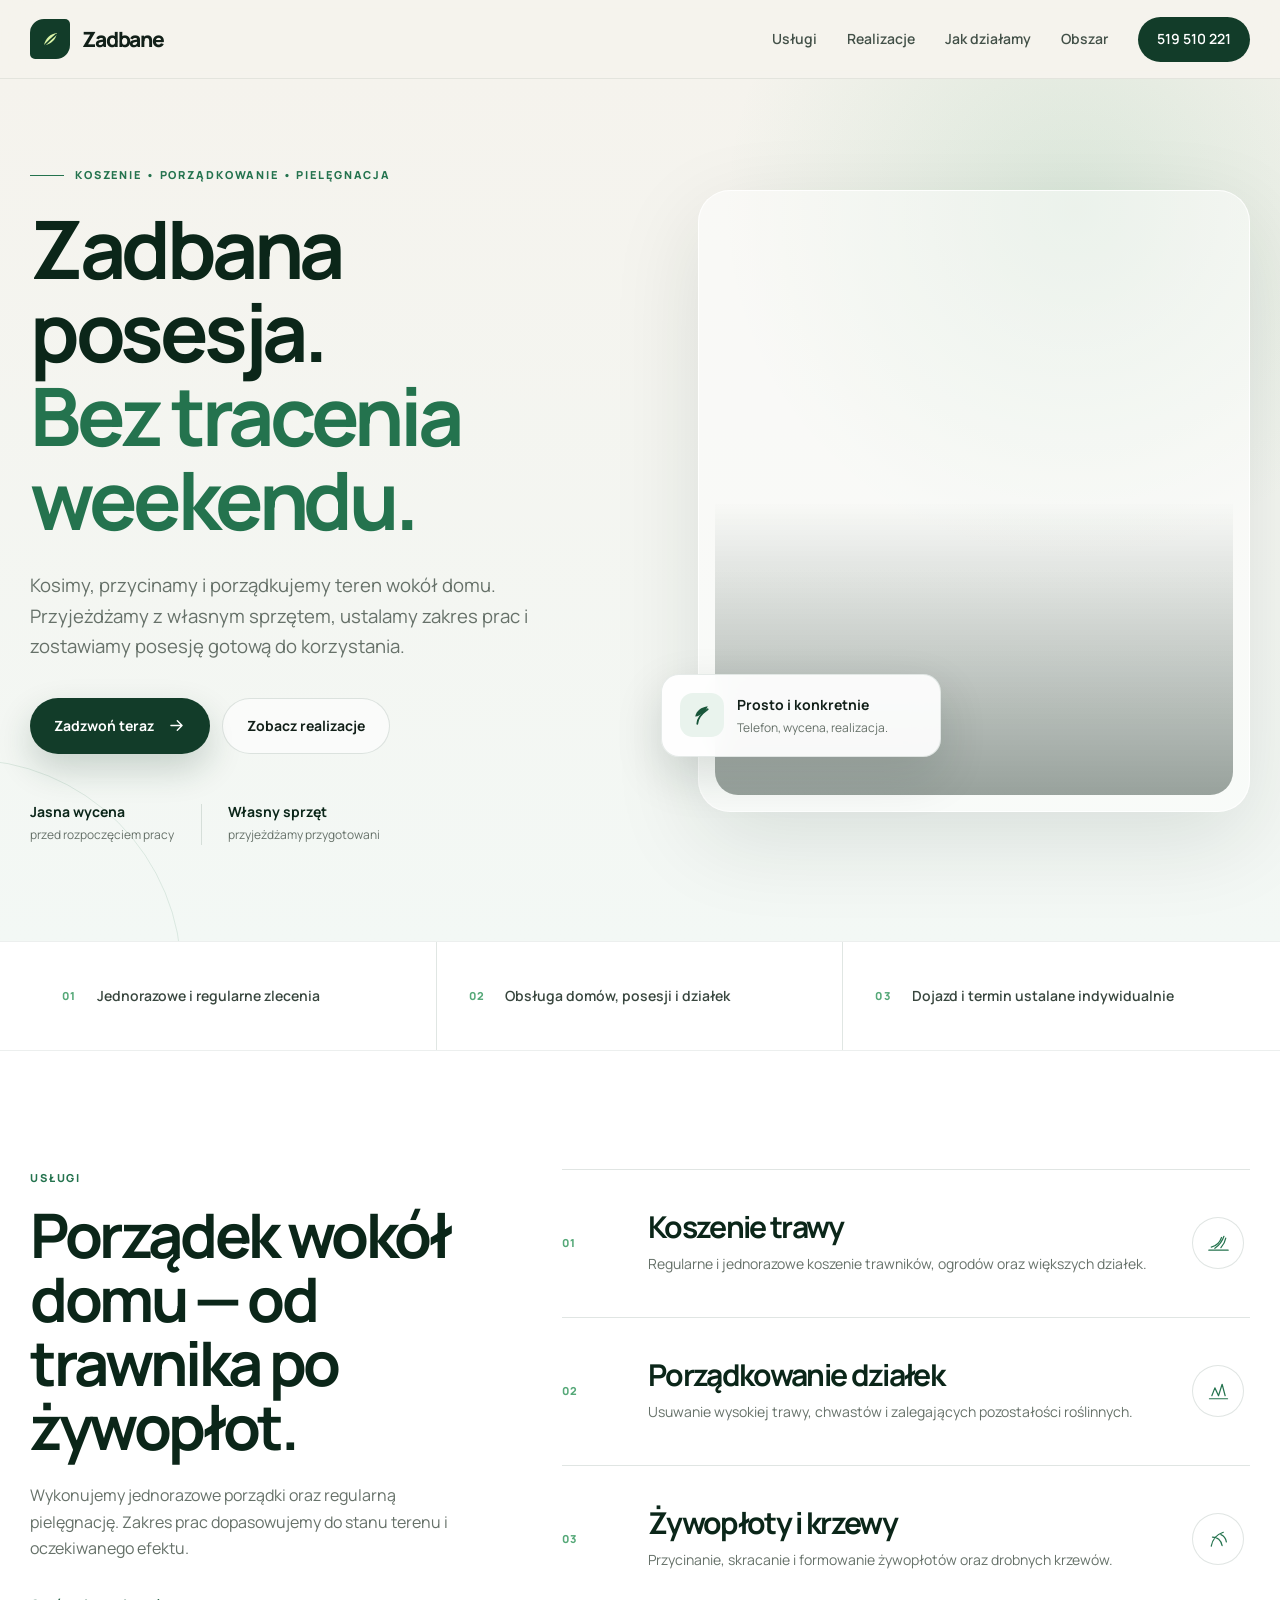
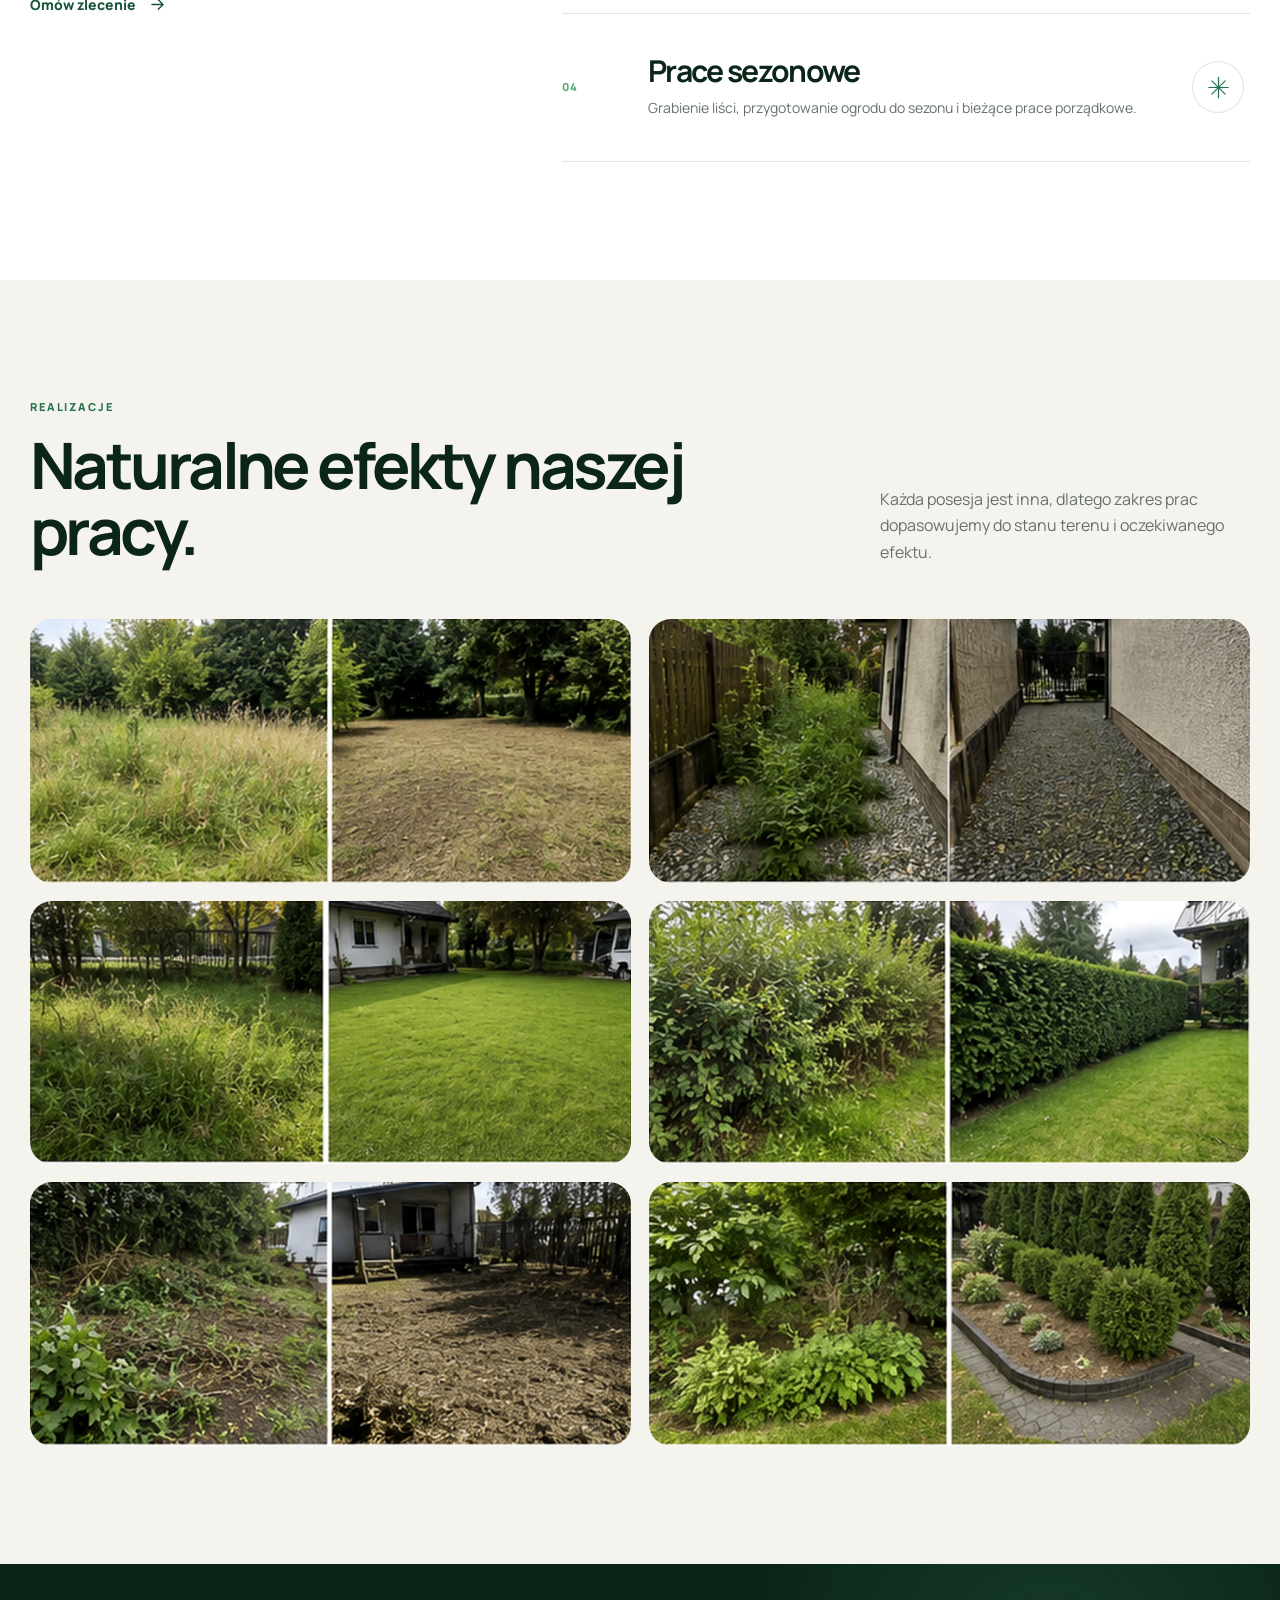
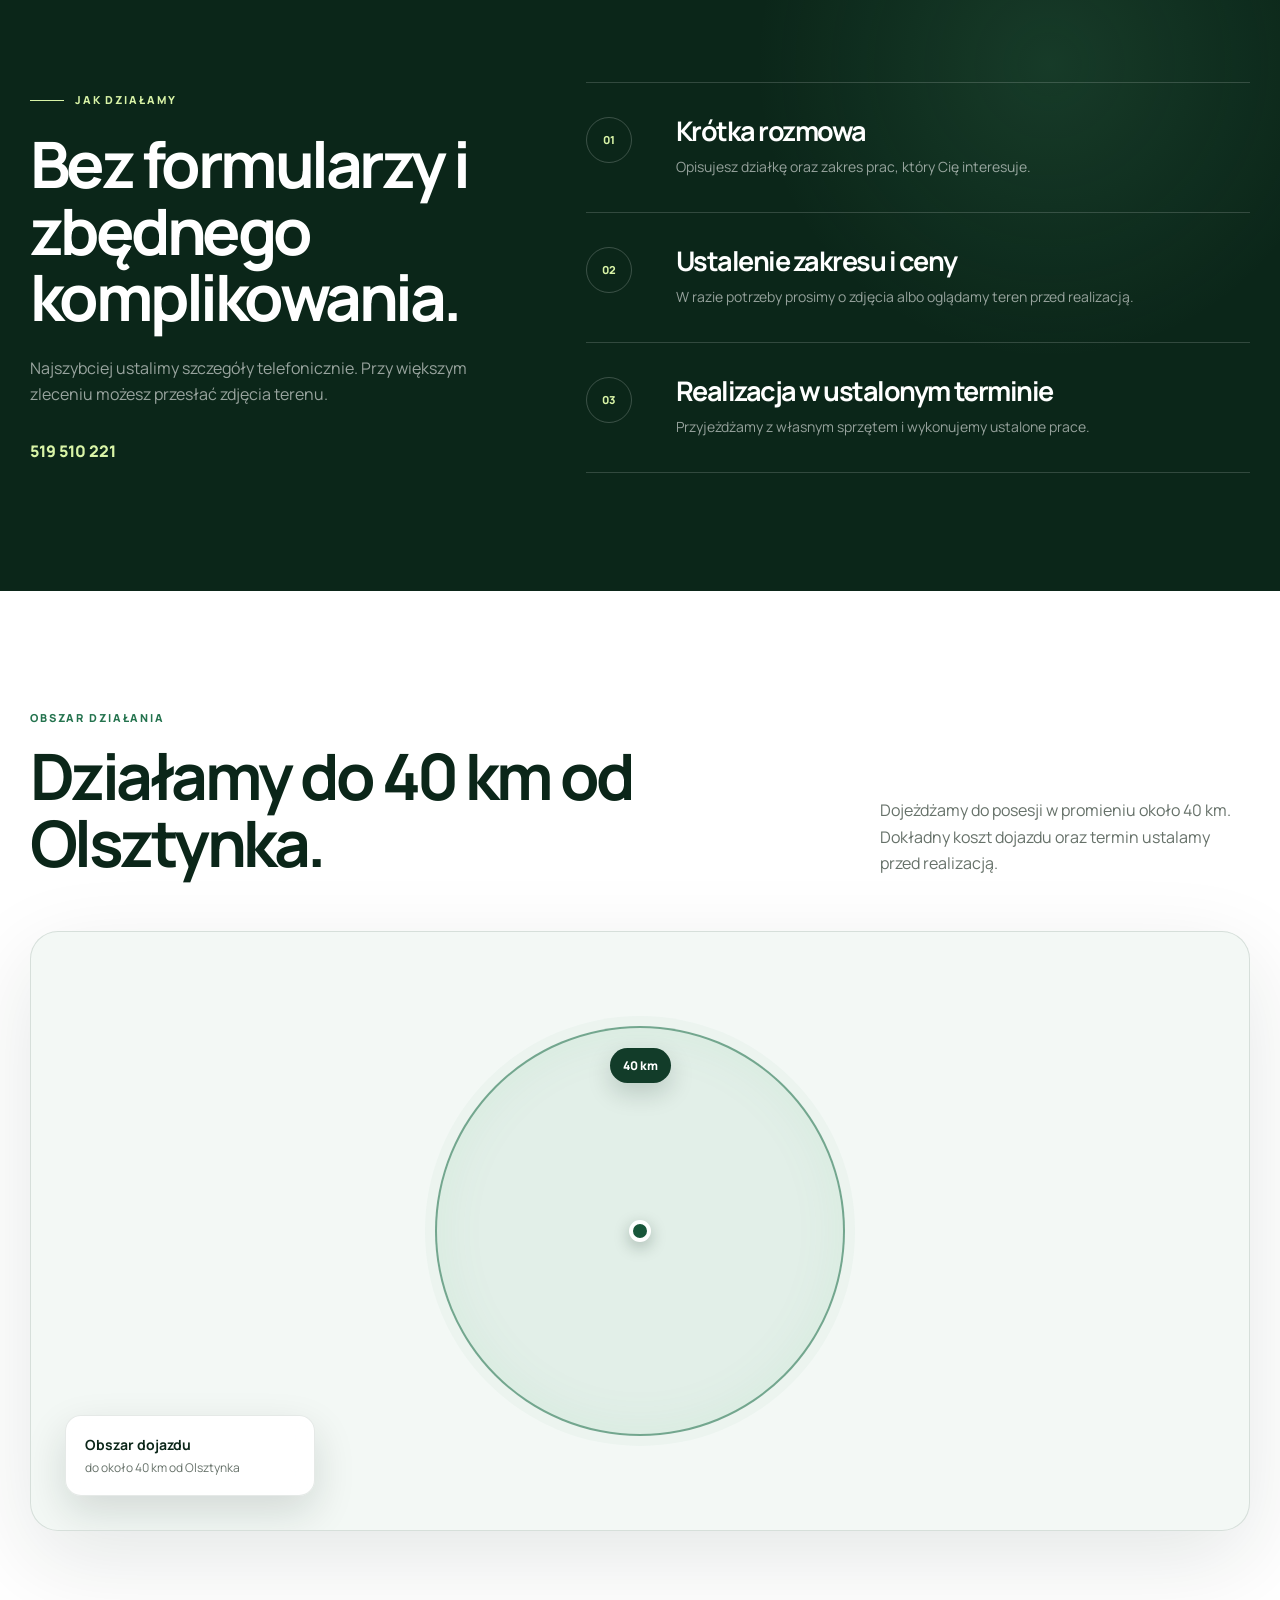
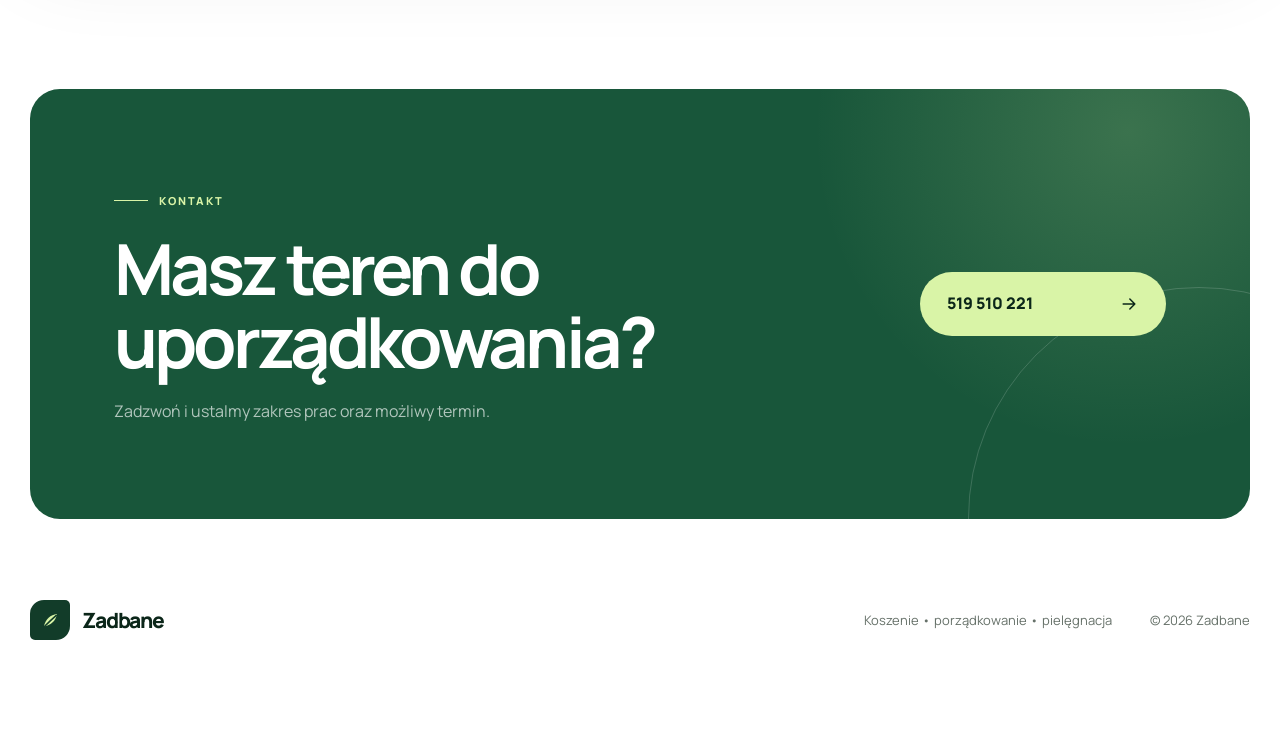
<file: index.html>
<!doctype html>
<html lang="pl">
<head>
  <meta charset="utf-8">
  <meta name="viewport" content="width=device-width, initial-scale=1">
  <meta name="description" content="Koszenie trawy, porządkowanie działek, przycinanie żywopłotów i prace ogrodowe w Olsztynku i okolicach. Zadzwoń: 519 510 221.">
  <meta name="theme-color" content="#123c29">
  <meta property="og:title" content="Zadbane — usługi ogrodowe">
  <meta property="og:description" content="Profesjonalne koszenie trawy i porządkowanie posesji w Olsztynku i okolicach.">
  <meta property="og:type" content="website">
  <title>Zadbane — koszenie trawy i usługi ogrodowe</title>

  <link rel="preconnect" href="https://fonts.googleapis.com">
  <link rel="preconnect" href="https://fonts.gstatic.com" crossorigin>
  <link href="https://fonts.googleapis.com/css2?family=Manrope:wght@400;500;600;700;800&display=swap" rel="stylesheet">
  <link rel="stylesheet" href="style.css">

  <script type="application/ld+json">
  {
    "@context": "https://schema.org",
    "@type": "LocalBusiness",
    "name": "Zadbane",
    "telephone": "+48 519 510 221",
    "description": "Koszenie trawy, porządkowanie działek, przycinanie żywopłotów i sezonowe prace ogrodowe.",
    "areaServed": {
      "@type": "City",
      "name": "Olsztynek"
    }
  }
  </script>
</head>
<body>
  <header class="site-header">
    <div class="container nav">
      <a class="brand" href="#start" aria-label="Zadbane — strona główna">
        <span class="brand-mark" aria-hidden="true">
          <svg viewBox="0 0 40 40" fill="none">
            <path d="M11 28C20 27 27 21 29 11C20 12 13 18 11 28Z" fill="currentColor"/>
            <path d="M12 28C17 23 21 19 28 13" stroke="#123C29" stroke-width="2.2" stroke-linecap="round"/>
          </svg>
        </span>
        <span>Zadbane</span>
      </a>

      <button class="menu-button" aria-label="Otwórz menu" aria-expanded="false">
        <span></span>
        <span></span>
      </button>

      <nav class="nav-links" aria-label="Główna nawigacja">
        <a href="#uslugi">Usługi</a>
        <a href="#realizacje">Realizacje</a>
        <a href="#jak-dzialamy">Jak działamy</a>
        <a href="#obszar">Obszar</a>
        <a class="nav-call" href="tel:+48519510221">519 510 221</a>
      </nav>
    </div>
  </header>

  <main id="start">
    <section class="hero">
      <div class="container hero-grid">
        <div class="hero-copy reveal">
          <span class="eyebrow">
            <span></span>
            Koszenie • porządkowanie • pielęgnacja
          </span>

          <h1>Zadbana posesja.<br><em>Bez tracenia weekendu.</em></h1>

          <p class="hero-lead">
            Kosimy, przycinamy i porządkujemy teren wokół domu.
            Przyjeżdżamy z własnym sprzętem, ustalamy zakres prac
            i zostawiamy posesję gotową do korzystania.
          </p>

          <div class="hero-actions">
            <a class="button button-primary" href="tel:+48519510221">
              Zadzwoń teraz
              <svg viewBox="0 0 24 24" aria-hidden="true">
                <path d="M5 12h14M13 6l6 6-6 6"/>
              </svg>
            </a>
            <a class="button button-secondary" href="#realizacje">Zobacz realizacje</a>
          </div>

          <div class="hero-meta">
            <div>
              <strong>Jasna wycena</strong>
              <span>przed rozpoczęciem pracy</span>
            </div>
            <div>
              <strong>Własny sprzęt</strong>
              <span>przyjeżdżamy przygotowani</span>
            </div>
          </div>
        </div>

        <div class="hero-visual reveal">
          <div class="hero-image" role="img" aria-label="Pielęgnacja zielonego ogrodu"></div>

          <div class="hero-card">
            <div class="hero-card-icon">
              <svg viewBox="0 0 24 24" fill="none">
                <path d="M5 13C11 12 15 8 17 3C11 4 6 7 5 13Z" fill="currentColor"/>
                <path d="M7 20c0-5 3-9 10-14" stroke="currentColor" stroke-width="1.7" stroke-linecap="round"/>
              </svg>
            </div>
            <div>
              <strong>Prosto i konkretnie</strong>
              <span>Telefon, wycena, realizacja.</span>
            </div>
          </div>
        </div>
      </div>
    </section>

    <section class="trust-strip" aria-label="Najważniejsze informacje">
      <div class="container trust-grid">
        <div class="trust-item">
          <span>01</span>
          <p>Jednorazowe i regularne zlecenia</p>
        </div>
        <div class="trust-item">
          <span>02</span>
          <p>Obsługa domów, posesji i działek</p>
        </div>
        <div class="trust-item">
          <span>03</span>
          <p>Dojazd i termin ustalane indywidualnie</p>
        </div>
      </div>
    </section>

    <section class="section services-section" id="uslugi">
      <div class="container services-layout">
        <div class="services-intro reveal">
          <span class="section-label">Usługi</span>
          <h2>Porządek wokół domu — od trawnika po żywopłot.</h2>
          <p>
            Wykonujemy jednorazowe porządki oraz regularną pielęgnację.
            Zakres prac dopasowujemy do stanu terenu i oczekiwanego efektu.
          </p>
          <a class="services-call" href="tel:+48519510221">
            Omów zlecenie
            <svg viewBox="0 0 24 24" aria-hidden="true">
              <path d="M5 12h14M13 6l6 6-6 6"/>
            </svg>
          </a>
        </div>

        <div class="services-list">
          <article class="service-row reveal">
            <span class="service-number">01</span>
            <div>
              <h3>Koszenie trawy</h3>
              <p>Regularne i jednorazowe koszenie trawników, ogrodów oraz większych działek.</p>
            </div>
            <div class="service-row-icon" aria-hidden="true">
              <svg viewBox="0 0 48 48" fill="none">
                <path d="M8 35h32M12 30c8-2 14-7 17-16M18 32c7-5 12-11 15-20M28 31c4-5 7-10 8-16" stroke="currentColor" stroke-width="2" stroke-linecap="round"/>
              </svg>
            </div>
          </article>

          <article class="service-row reveal">
            <span class="service-number">02</span>
            <div>
              <h3>Porządkowanie działek</h3>
              <p>Usuwanie wysokiej trawy, chwastów i zalegających pozostałości roślinnych.</p>
            </div>
            <div class="service-row-icon" aria-hidden="true">
              <svg viewBox="0 0 48 48" fill="none">
                <path d="M9 36h30M13 31l5-13 6 13 6-19 5 19" stroke="currentColor" stroke-width="2" stroke-linecap="round" stroke-linejoin="round"/>
              </svg>
            </div>
          </article>

          <article class="service-row reveal">
            <span class="service-number">03</span>
            <div>
              <h3>Żywopłoty i krzewy</h3>
              <p>Przycinanie, skracanie i formowanie żywopłotów oraz drobnych krzewów.</p>
            </div>
            <div class="service-row-icon" aria-hidden="true">
              <svg viewBox="0 0 48 48" fill="none">
                <path d="M12 35c2-11 8-19 20-23M14 20c8 0 14 5 16 14M28 16c5 2 8 6 9 12" stroke="currentColor" stroke-width="2" stroke-linecap="round"/>
              </svg>
            </div>
          </article>

          <article class="service-row reveal">
            <span class="service-number">04</span>
            <div>
              <h3>Prace sezonowe</h3>
              <p>Grabienie liści, przygotowanie ogrodu do sezonu i bieżące prace porządkowe.</p>
            </div>
            <div class="service-row-icon" aria-hidden="true">
              <svg viewBox="0 0 48 48" fill="none">
                <path d="M24 7v34M8 24h32M13 13l22 22M35 13 13 35" stroke="currentColor" stroke-width="2" stroke-linecap="round"/>
              </svg>
            </div>
          </article>
        </div>
      </div>
    </section>

    <section class="section projects-section" id="realizacje">
      <div class="container">
        <div class="section-heading reveal">
          <div>
            <span class="section-label">Realizacje</span>
            <h2>Naturalne efekty naszej pracy.</h2>
          </div>
          <p>
            Każda posesja jest inna, dlatego zakres prac dopasowujemy
            do stanu terenu i oczekiwanego efektu.
          </p>
        </div>

        <div class="projects-grid">
          <figure class="project reveal">
            <img src="assets/realizacja-1.webp" alt="Przykład uporządkowania i pielęgnacji posesji" loading="lazy">
          </figure>
          <figure class="project reveal">
            <img src="assets/realizacja-2.webp" alt="Przykład uporządkowania i pielęgnacji posesji" loading="lazy">
          </figure>
          <figure class="project reveal">
            <img src="assets/realizacja-3.webp" alt="Przykład uporządkowania i pielęgnacji posesji" loading="lazy">
          </figure>
          <figure class="project reveal">
            <img src="assets/realizacja-4.webp" alt="Przykład uporządkowania i pielęgnacji posesji" loading="lazy">
          </figure>
          <figure class="project reveal">
            <img src="assets/realizacja-5.webp" alt="Przykład uporządkowania i pielęgnacji posesji" loading="lazy">
          </figure>
          <figure class="project reveal">
            <img src="assets/realizacja-6.webp" alt="Przykład uporządkowania i pielęgnacji posesji" loading="lazy">
          </figure>
        </div>
      </div>
    </section>

    <section class="section process-section" id="jak-dzialamy">
      <div class="container process-grid">
        <div class="process-intro reveal">
          <span class="eyebrow eyebrow-light">
            <span></span>
            Jak działamy
          </span>
          <h2>Bez formularzy i zbędnego komplikowania.</h2>
          <p>
            Najszybciej ustalimy szczegóły telefonicznie.
            Przy większym zleceniu możesz przesłać zdjęcia terenu.
          </p>
          <a href="tel:+48519510221">519 510 221</a>
        </div>

        <div class="process-list">
          <article class="process-item reveal">
            <span>01</span>
            <div>
              <h3>Krótka rozmowa</h3>
              <p>Opisujesz działkę oraz zakres prac, który Cię interesuje.</p>
            </div>
          </article>

          <article class="process-item reveal">
            <span>02</span>
            <div>
              <h3>Ustalenie zakresu i ceny</h3>
              <p>W razie potrzeby prosimy o zdjęcia albo oglądamy teren przed realizacją.</p>
            </div>
          </article>

          <article class="process-item reveal">
            <span>03</span>
            <div>
              <h3>Realizacja w ustalonym terminie</h3>
              <p>Przyjeżdżamy z własnym sprzętem i wykonujemy ustalone prace.</p>
            </div>
          </article>
        </div>
      </div>
    </section>

    <section class="section area-section" id="obszar">
      <div class="container">
        <div class="section-heading reveal">
          <div>
            <span class="section-label">Obszar działania</span>
            <h2>Działamy do 40 km od Olsztynka.</h2>
          </div>
          <p>
            Dojeżdżamy do posesji w promieniu około 40 km.
            Dokładny koszt dojazdu oraz termin ustalamy przed realizacją.
          </p>
        </div>

        <div class="map-card reveal">
          <iframe
            title="Mapa obszaru działania Zadbane — do 40 kilometrów od Olsztynka"
            src="https://www.google.com/maps?q=Olsztynek%2C%20Polska&z=9&output=embed"
            loading="lazy"
            referrerpolicy="no-referrer-when-downgrade">
          </iframe>

          <div class="map-radius" aria-hidden="true">
            <span>40 km</span>
          </div>

          <div class="map-badge">
            <strong>Obszar dojazdu</strong>
            <span>do około 40 km od Olsztynka</span>
          </div>
        </div>
      </div>
    </section>

    <section class="contact-section">
      <div class="container">
        <div class="contact-card reveal">
          <div>
            <span class="eyebrow eyebrow-light">
              <span></span>
              Kontakt
            </span>
            <h2>Masz teren do uporządkowania?</h2>
            <p>Zadzwoń i ustalmy zakres prac oraz możliwy termin.</p>
          </div>
          <a class="contact-button" href="tel:+48519510221">
            <span>519 510 221</span>
            <svg viewBox="0 0 24 24" aria-hidden="true">
              <path d="M5 12h14M13 6l6 6-6 6"/>
            </svg>
          </a>
        </div>
      </div>
    </section>
  </main>

  <footer class="site-footer">
    <div class="container footer-grid">
      <a class="brand footer-brand" href="#start">
        <span class="brand-mark" aria-hidden="true">
          <svg viewBox="0 0 40 40" fill="none">
            <path d="M11 28C20 27 27 21 29 11C20 12 13 18 11 28Z" fill="currentColor"/>
            <path d="M12 28C17 23 21 19 28 13" stroke="#123C29" stroke-width="2.2" stroke-linecap="round"/>
          </svg>
        </span>
        <span>Zadbane</span>
      </a>

      <p>Koszenie • porządkowanie • pielęgnacja</p>
      <p>© <span id="year"></span> Zadbane</p>
    </div>
  </footer>

  <a class="mobile-call" href="tel:+48519510221" aria-label="Zadzwoń do Zadbane">
    <svg viewBox="0 0 24 24" aria-hidden="true">
      <path d="M7 4h3l1.5 4-2 1.5a15 15 0 0 0 5 5l1.5-2 4 1.5v3c0 1.1-.9 2-2 2C10.8 19 5 13.2 5 6c0-1.1.9-2 2-2Z"/>
    </svg>
  </a>

  <script src="script.js"></script>
</body>
</html>
</file>
<file: style.css>
:root {
  --green-950: #0b2619;
  --green-900: #123c29;
  --green-800: #18563a;
  --green-700: #24734e;
  --green-500: #55a878;
  --green-100: #e9f3ed;
  --green-50: #f3f8f5;
  --lime: #d9f4a7;
  --cream: #f5f3ed;
  --paper: #ffffff;
  --ink: #122019;
  --muted: #667169;
  --line: rgba(18, 60, 41, .13);
  --shadow: 0 28px 90px rgba(11, 38, 25, .11);
  --container: 1220px;
}

* {
  box-sizing: border-box;
}

html {
  scroll-behavior: smooth;
  background: var(--cream);
}

body {
  margin: 0;
  color: var(--ink);
  background: var(--cream);
  font-family: "Manrope", system-ui, sans-serif;
  font-size: 16px;
  line-height: 1.65;
  -webkit-font-smoothing: antialiased;
}

body.menu-open {
  overflow: hidden;
}

a {
  color: inherit;
  text-decoration: none;
}

button {
  font: inherit;
}

svg {
  display: block;
}

.container {
  width: min(var(--container), calc(100% - 48px));
  margin-inline: auto;
}

.site-header {
  position: sticky;
  top: 0;
  z-index: 100;
  border-bottom: 1px solid rgba(18, 60, 41, .08);
  background: rgba(245, 243, 237, .9);
  backdrop-filter: blur(18px);
}

.nav {
  min-height: 78px;
  display: flex;
  align-items: center;
  justify-content: space-between;
  gap: 24px;
}

.brand {
  display: inline-flex;
  align-items: center;
  gap: 12px;
  font-size: 21px;
  font-weight: 800;
  letter-spacing: -.055em;
}

.brand-mark {
  width: 40px;
  height: 40px;
  display: grid;
  place-items: center;
  border-radius: 14px 5px 14px 5px;
  color: var(--lime);
  background: var(--green-900);
}

.brand-mark svg {
  width: 29px;
  height: 29px;
}

.nav-links {
  display: flex;
  align-items: center;
  gap: 30px;
  font-size: 14px;
  font-weight: 600;
}

.nav-links > a:not(.nav-call) {
  color: #425048;
  transition: color .2s ease;
}

.nav-links > a:not(.nav-call):hover {
  color: var(--green-800);
}

.nav-call {
  min-height: 45px;
  padding: 0 19px;
  display: inline-flex;
  align-items: center;
  border-radius: 999px;
  color: var(--paper);
  background: var(--green-900);
  transition: background .2s ease, transform .2s ease;
}

.nav-call:hover {
  transform: translateY(-1px);
  background: var(--green-800);
}

.menu-button {
  display: none;
  width: 46px;
  height: 46px;
  padding: 0;
  border: 1px solid var(--line);
  border-radius: 50%;
  background: transparent;
}

.menu-button span {
  width: 19px;
  height: 2px;
  display: block;
  margin: 5px auto;
  background: var(--green-950);
  transition: transform .2s ease;
}

.hero {
  position: relative;
  overflow: hidden;
  padding: 78px 0 96px;
  background:
    radial-gradient(circle at 84% 15%, rgba(85, 168, 120, .16), transparent 27%),
    linear-gradient(180deg, var(--cream), var(--green-50));
}

.hero::before {
  content: "";
  position: absolute;
  width: 430px;
  height: 430px;
  left: -250px;
  bottom: -250px;
  border: 1px solid rgba(36, 115, 78, .12);
  border-radius: 50%;
}

.hero-grid {
  position: relative;
  z-index: 2;
  display: grid;
  grid-template-columns: minmax(0, 1.03fr) minmax(440px, .97fr);
  gap: 82px;
  align-items: center;
}

.eyebrow {
  display: inline-flex;
  align-items: center;
  gap: 11px;
  margin-bottom: 22px;
  color: var(--green-700);
  font-size: 11px;
  font-weight: 800;
  letter-spacing: .17em;
  text-transform: uppercase;
}

.eyebrow > span {
  width: 34px;
  height: 1px;
  display: block;
  background: currentColor;
}

h1,
h2,
h3 {
  margin: 0;
  color: var(--green-950);
  font-weight: 700;
  letter-spacing: -.055em;
  line-height: 1.04;
}

h1 {
  max-width: 780px;
  font-size: clamp(52px, 6.3vw, 88px);
}

h1 em {
  color: var(--green-700);
  font-style: normal;
}

.hero-lead {
  max-width: 640px;
  margin: 28px 0 0;
  color: var(--muted);
  font-size: clamp(16px, 1.45vw, 19px);
}

.hero-actions {
  margin-top: 36px;
  display: flex;
  flex-wrap: wrap;
  gap: 12px;
}

.button {
  min-height: 56px;
  padding: 0 24px;
  display: inline-flex;
  align-items: center;
  justify-content: center;
  gap: 13px;
  border-radius: 999px;
  font-size: 14px;
  font-weight: 700;
  transition: transform .2s ease, box-shadow .2s ease, background .2s ease;
}

.button:hover {
  transform: translateY(-2px);
}

.button svg {
  width: 19px;
  height: 19px;
  fill: none;
  stroke: currentColor;
  stroke-width: 1.8;
  stroke-linecap: round;
  stroke-linejoin: round;
}

.button-primary {
  color: var(--paper);
  background: var(--green-900);
  box-shadow: 0 15px 35px rgba(18, 60, 41, .2);
}

.button-primary:hover {
  background: var(--green-800);
}

.button-secondary {
  border: 1px solid var(--line);
  background: rgba(255, 255, 255, .55);
}

.hero-meta {
  margin-top: 46px;
  display: flex;
  flex-wrap: wrap;
  gap: 20px 54px;
}

.hero-meta div {
  position: relative;
}

.hero-meta div + div::before {
  content: "";
  position: absolute;
  left: -27px;
  top: 4px;
  width: 1px;
  height: 41px;
  background: var(--line);
}

.hero-meta strong,
.hero-meta span {
  display: block;
}

.hero-meta strong {
  color: var(--green-950);
  font-size: 14px;
}

.hero-meta span {
  margin-top: 2px;
  color: var(--muted);
  font-size: 12px;
}

.hero-visual {
  position: relative;
  min-height: 620px;
  padding: 16px;
  border: 1px solid rgba(255, 255, 255, .86);
  border-radius: 32px;
  background: rgba(255, 255, 255, .45);
  box-shadow: var(--shadow);
}

.hero-image {
  min-height: 588px;
  border-radius: 23px;
  background:
    linear-gradient(180deg, transparent 50%, rgba(8, 29, 18, .4)),
    url("https://images.unsplash.com/photo-1558904541-efa843a96f01?auto=format&fit=crop&w=1600&q=88") center / cover no-repeat;
}

.hero-card {
  position: absolute;
  left: -38px;
  bottom: 54px;
  min-width: 280px;
  padding: 18px;
  display: flex;
  align-items: center;
  gap: 13px;
  border: 1px solid rgba(18, 60, 41, .1);
  border-radius: 18px;
  background: rgba(255, 255, 255, .92);
  box-shadow: 0 18px 48px rgba(11, 38, 25, .14);
  backdrop-filter: blur(14px);
}

.hero-card-icon {
  width: 44px;
  height: 44px;
  flex: 0 0 44px;
  display: grid;
  place-items: center;
  border-radius: 13px;
  color: var(--green-800);
  background: var(--green-100);
}

.hero-card-icon svg {
  width: 25px;
  height: 25px;
}

.hero-card strong,
.hero-card span {
  display: block;
}

.hero-card strong {
  font-size: 14px;
}

.hero-card span {
  margin-top: 2px;
  color: var(--muted);
  font-size: 12px;
}

.trust-strip {
  border-top: 1px solid rgba(18, 60, 41, .08);
  border-bottom: 1px solid rgba(18, 60, 41, .08);
  background: var(--paper);
}

.trust-grid {
  display: grid;
  grid-template-columns: repeat(3, 1fr);
}

.trust-item {
  min-height: 108px;
  padding: 27px 32px;
  display: flex;
  align-items: center;
  gap: 20px;
  border-right: 1px solid var(--line);
}

.trust-item:last-child {
  border-right: 0;
}

.trust-item span {
  color: var(--green-500);
  font-size: 11px;
  font-weight: 800;
  letter-spacing: .12em;
}

.trust-item p {
  margin: 0;
  color: #38463e;
  font-size: 14px;
  font-weight: 600;
}

.section {
  padding: 118px 0;
}

.section-heading {
  display: grid;
  grid-template-columns: minmax(0, 1fr) minmax(280px, .48fr);
  gap: 80px;
  align-items: end;
  margin-bottom: 54px;
}

.section-label {
  display: block;
  margin-bottom: 16px;
  color: var(--green-700);
  font-size: 11px;
  font-weight: 800;
  letter-spacing: .17em;
  text-transform: uppercase;
}

.section-heading h2 {
  max-width: 800px;
  font-size: clamp(42px, 5vw, 68px);
}

.section-heading p {
  margin: 0;
  color: var(--muted);
  font-size: 16px;
}

.services-section {
  background: var(--paper);
}

.services-layout {
  display: grid;
  grid-template-columns: minmax(310px, .78fr) minmax(0, 1.22fr);
  gap: 92px;
  align-items: start;
}

.services-intro {
  position: sticky;
  top: 130px;
}

.services-intro h2 {
  max-width: 560px;
  font-size: clamp(42px, 4.8vw, 66px);
}

.services-intro p {
  max-width: 490px;
  margin: 24px 0 0;
  color: var(--muted);
}

.services-call {
  margin-top: 31px;
  display: inline-flex;
  align-items: center;
  gap: 12px;
  color: var(--green-800);
  font-size: 14px;
  font-weight: 800;
}

.services-call svg {
  width: 19px;
  height: 19px;
  fill: none;
  stroke: currentColor;
  stroke-width: 1.8;
  stroke-linecap: round;
  stroke-linejoin: round;
  transition: transform .2s ease;
}

.services-call:hover svg {
  transform: translateX(4px);
}

.services-list {
  border-top: 1px solid var(--line);
}

.service-row {
  min-height: 148px;
  padding: 30px 0;
  display: grid;
  grid-template-columns: 64px minmax(0, 1fr) 58px;
  gap: 22px;
  align-items: center;
  border-bottom: 1px solid var(--line);
  transition: padding .24s ease, background .24s ease;
}

.service-row:hover {
  padding-inline: 18px;
  background: var(--green-50);
}

.service-number {
  color: var(--green-500);
  font-size: 11px;
  font-weight: 800;
  letter-spacing: .13em;
}

.service-row h3 {
  font-size: clamp(24px, 2.35vw, 34px);
}

.service-row p {
  max-width: 610px;
  margin: 10px 0 0;
  color: var(--muted);
  font-size: 14px;
}

.service-row-icon {
  width: 52px;
  height: 52px;
  display: grid;
  place-items: center;
  border: 1px solid var(--line);
  border-radius: 50%;
  color: var(--green-700);
  background: var(--paper);
}

.service-row-icon svg {
  width: 29px;
  height: 29px;
}

.projects-section {
  background: var(--cream);
}

.projects-grid {
  display: grid;
  grid-template-columns: repeat(2, minmax(0, 1fr));
  gap: 18px;
}

.project {
  position: relative;
  aspect-ratio: 2.28 / 1;
  margin: 0;
  overflow: hidden;
  border-radius: 22px;
  background: #dce8df;
}

.project img {
  width: 100%;
  height: 100%;
  display: block;
  object-fit: cover;
  transition: transform .58s cubic-bezier(.2, .8, .2, 1);
}

.project:hover img {
  transform: scale(1.025);
}

.process-section {
  color: var(--paper);
  background:
    radial-gradient(circle at 82% 16%, rgba(85, 168, 120, .16), transparent 25%),
    var(--green-950);
}

.process-grid {
  display: grid;
  grid-template-columns: .82fr 1.18fr;
  gap: 94px;
  align-items: start;
}

.process-intro {
  position: sticky;
  top: 130px;
}

.eyebrow-light {
  color: var(--lime);
}

.process-intro h2 {
  max-width: 560px;
  color: var(--paper);
  font-size: clamp(42px, 5vw, 68px);
}

.process-intro p {
  max-width: 490px;
  margin: 24px 0 0;
  color: rgba(255, 255, 255, .58);
}

.process-intro > a {
  margin-top: 30px;
  display: inline-block;
  color: var(--lime);
  font-weight: 800;
}

.process-list {
  border-top: 1px solid rgba(255, 255, 255, .16);
}

.process-item {
  padding: 34px 0;
  display: grid;
  grid-template-columns: 68px 1fr;
  gap: 22px;
  border-bottom: 1px solid rgba(255, 255, 255, .16);
}

.process-item > span {
  width: 46px;
  height: 46px;
  display: grid;
  place-items: center;
  border: 1px solid rgba(255, 255, 255, .2);
  border-radius: 50%;
  color: var(--lime);
  font-size: 11px;
  font-weight: 800;
}

.process-item h3 {
  color: var(--paper);
  font-size: 27px;
}

.process-item p {
  max-width: 560px;
  margin: 10px 0 0;
  color: rgba(255, 255, 255, .57);
  font-size: 14px;
}

.area-section {
  background: var(--paper);
}

.map-card {
  position: relative;
  height: 600px;
  padding: 14px;
  overflow: hidden;
  border: 1px solid var(--line);
  border-radius: 28px;
  background: var(--green-50);
  box-shadow: var(--shadow);
}

.map-card iframe {
  width: 100%;
  height: 100%;
  border: 0;
  border-radius: 19px;
  filter: saturate(.78) contrast(1.03);
}

.map-radius {
  position: absolute;
  left: 50%;
  top: 50%;
  width: min(42vw, 410px);
  aspect-ratio: 1;
  display: grid;
  place-items: center;
  border: 2px solid rgba(36, 115, 78, .58);
  border-radius: 50%;
  background: rgba(85, 168, 120, .10);
  box-shadow:
    0 0 0 10px rgba(85, 168, 120, .045),
    inset 0 0 50px rgba(85, 168, 120, .08);
  transform: translate(-50%, -50%);
  pointer-events: none;
}

.map-radius::before {
  content: "";
  position: absolute;
  width: 14px;
  height: 14px;
  border: 4px solid var(--paper);
  border-radius: 50%;
  background: var(--green-800);
  box-shadow: 0 5px 16px rgba(11, 38, 25, .28);
}

.map-radius span {
  position: absolute;
  top: 20px;
  padding: 8px 13px;
  border-radius: 999px;
  color: var(--paper);
  background: var(--green-900);
  font-size: 12px;
  font-weight: 800;
  box-shadow: 0 10px 25px rgba(11, 38, 25, .18);
}

.map-badge {
  position: absolute;
  left: 34px;
  bottom: 34px;
  min-width: 250px;
  padding: 17px 19px;
  border: 1px solid rgba(18, 60, 41, .11);
  border-radius: 16px;
  background: rgba(255, 255, 255, .93);
  box-shadow: 0 16px 42px rgba(11, 38, 25, .14);
  backdrop-filter: blur(13px);
  pointer-events: none;
}

.map-badge strong,
.map-badge span {
  display: block;
}

.map-badge strong {
  color: var(--green-950);
  font-size: 14px;
}

.map-badge span {
  margin-top: 2px;
  color: var(--muted);
  font-size: 12px;
}

.contact-section {
  padding: 40px 0;
  background: var(--paper);
}

.contact-card {
  position: relative;
  min-height: 430px;
  padding: clamp(46px, 7vw, 84px);
  overflow: hidden;
  display: flex;
  align-items: center;
  justify-content: space-between;
  gap: 50px;
  border-radius: 30px;
  color: var(--paper);
  background:
    radial-gradient(circle at 90% 10%, rgba(217, 244, 167, .18), transparent 27%),
    var(--green-800);
}

.contact-card::after {
  content: "";
  position: absolute;
  width: 460px;
  height: 460px;
  right: -180px;
  bottom: -230px;
  border: 1px solid rgba(255, 255, 255, .16);
  border-radius: 50%;
}

.contact-card h2 {
  max-width: 760px;
  color: var(--paper);
  font-size: clamp(44px, 5.5vw, 76px);
}

.contact-card p {
  margin: 20px 0 0;
  color: rgba(255, 255, 255, .66);
}

.contact-button {
  position: relative;
  z-index: 2;
  min-width: 246px;
  min-height: 64px;
  padding: 0 27px;
  display: inline-flex;
  align-items: center;
  justify-content: space-between;
  gap: 20px;
  border-radius: 999px;
  color: var(--green-950);
  background: var(--lime);
  font-weight: 800;
  transition: transform .2s ease, box-shadow .2s ease;
}

.contact-button:hover {
  transform: translateY(-2px);
  box-shadow: 0 18px 40px rgba(8, 28, 17, .2);
}

.contact-button svg {
  width: 20px;
  height: 20px;
  fill: none;
  stroke: currentColor;
  stroke-width: 1.8;
  stroke-linecap: round;
  stroke-linejoin: round;
}

.site-footer {
  padding: 38px 0 95px;
  background: var(--paper);
}

.footer-grid {
  display: grid;
  grid-template-columns: 1fr auto auto;
  gap: 38px;
  align-items: center;
  color: var(--muted);
  font-size: 13px;
}

.footer-brand {
  color: var(--green-950);
}

.mobile-call {
  display: none;
}

.reveal {
  opacity: 0;
  transform: translateY(22px);
  transition: opacity .7s ease, transform .7s ease;
}

.reveal.visible {
  opacity: 1;
  transform: none;
}

::selection {
  color: var(--green-950);
  background: var(--lime);
}

@media (max-width: 1020px) {
  .hero-grid {
    grid-template-columns: 1fr;
    gap: 54px;
  }

  .hero-visual {
    max-width: 760px;
  }

  .section-heading,
  .process-grid,
  .services-layout {
    grid-template-columns: 1fr;
    gap: 36px;
  }

  .process-intro,
  .services-intro {
    position: static;
  }
}

@media (max-width: 760px) {
  .container {
    width: min(100% - 26px, var(--container));
  }

  .nav {
    min-height: 68px;
  }

  .menu-button {
    display: block;
  }

  .nav-links {
    position: fixed;
    inset: 68px 0 auto;
    height: calc(100vh - 68px);
    padding: 28px 18px;
    display: flex;
    flex-direction: column;
    align-items: stretch;
    gap: 4px;
    background: var(--cream);
    transform: translateX(100%);
    transition: transform .28s ease;
  }

  .nav-links.open {
    transform: translateX(0);
  }

  .nav-links a {
    padding: 14px 10px;
    font-size: 17px;
  }

  .nav-call {
    margin-top: 12px;
    justify-content: center;
  }

  .hero {
    padding: 56px 0 72px;
  }

  h1 {
    font-size: 47px;
  }

  .hero-actions .button {
    width: 100%;
  }

  .hero-meta {
    display: grid;
    gap: 16px;
  }

  .hero-meta div + div::before {
    display: none;
  }

  .hero-visual {
    min-height: 430px;
    padding: 10px;
    border-radius: 24px;
  }

  .hero-image {
    min-height: 410px;
    border-radius: 17px;
  }

  .hero-card {
    left: 22px;
    right: 22px;
    bottom: 22px;
    min-width: 0;
  }

  .trust-grid {
    grid-template-columns: 1fr;
  }

  .trust-item {
    min-height: 86px;
    border-right: 0;
    border-bottom: 1px solid var(--line);
  }

  .trust-item:last-child {
    border-bottom: 0;
  }

  .section {
    padding: 86px 0;
  }

  .section-heading {
    margin-bottom: 38px;
  }

  .section-heading h2 {
    font-size: 42px;
  }

  .service-row {
    min-height: auto;
    padding: 27px 0;
    grid-template-columns: 46px minmax(0, 1fr) 50px;
    gap: 14px;
  }

  .service-row:hover {
    padding-inline: 0;
    background: transparent;
  }

  .service-row-icon {
    width: 46px;
    height: 46px;
  }

  .projects-grid {
    grid-template-columns: 1fr;
  }

  .project {
    aspect-ratio: 1.72 / 1;
  }

  .process-item {
    grid-template-columns: 56px 1fr;
  }

  .map-card {
    height: 470px;
    padding: 9px;
    border-radius: 22px;
  }

  .map-radius {
    width: min(68vw, 290px);
  }

  .map-radius span {
    top: 13px;
    padding: 6px 10px;
    font-size: 11px;
  }

  .map-badge {
    left: 20px;
    right: 20px;
    bottom: 20px;
    min-width: 0;
    padding: 14px 16px;
  }

  .contact-section {
    padding: 22px 0;
  }

  .contact-card {
    min-height: 490px;
    padding: 54px 26px;
    flex-direction: column;
    align-items: flex-start;
    justify-content: center;
  }

  .contact-card h2 {
    font-size: 46px;
  }

  .contact-button {
    width: 100%;
  }

  .footer-grid {
    grid-template-columns: 1fr;
    gap: 10px;
  }

  .mobile-call {
    position: fixed;
    z-index: 60;
    right: 14px;
    bottom: 14px;
    width: 58px;
    height: 58px;
    display: grid;
    place-items: center;
    border-radius: 50%;
    color: var(--green-950);
    background: var(--lime);
    box-shadow: 0 15px 36px rgba(11, 38, 25, .25);
  }

  .mobile-call svg {
    width: 23px;
    height: 23px;
    fill: none;
    stroke: currentColor;
    stroke-width: 1.8;
    stroke-linecap: round;
    stroke-linejoin: round;
  }
}

@media (max-width: 430px) {
  h1 {
    font-size: 41px;
  }

  .hero-visual {
    min-height: 370px;
  }

  .hero-image {
    min-height: 350px;
  }

  .hero-card {
    padding: 15px;
  }

  .section-heading h2 {
    font-size: 38px;
  }

  .project {
    aspect-ratio: 1.52 / 1;
  }
}

@media (prefers-reduced-motion: reduce) {
  html {
    scroll-behavior: auto;
  }

  *,
  *::before,
  *::after {
    animation-duration: .01ms !important;
    transition-duration: .01ms !important;
  }

  .reveal {
    opacity: 1;
    transform: none;
  }
}
</file>
